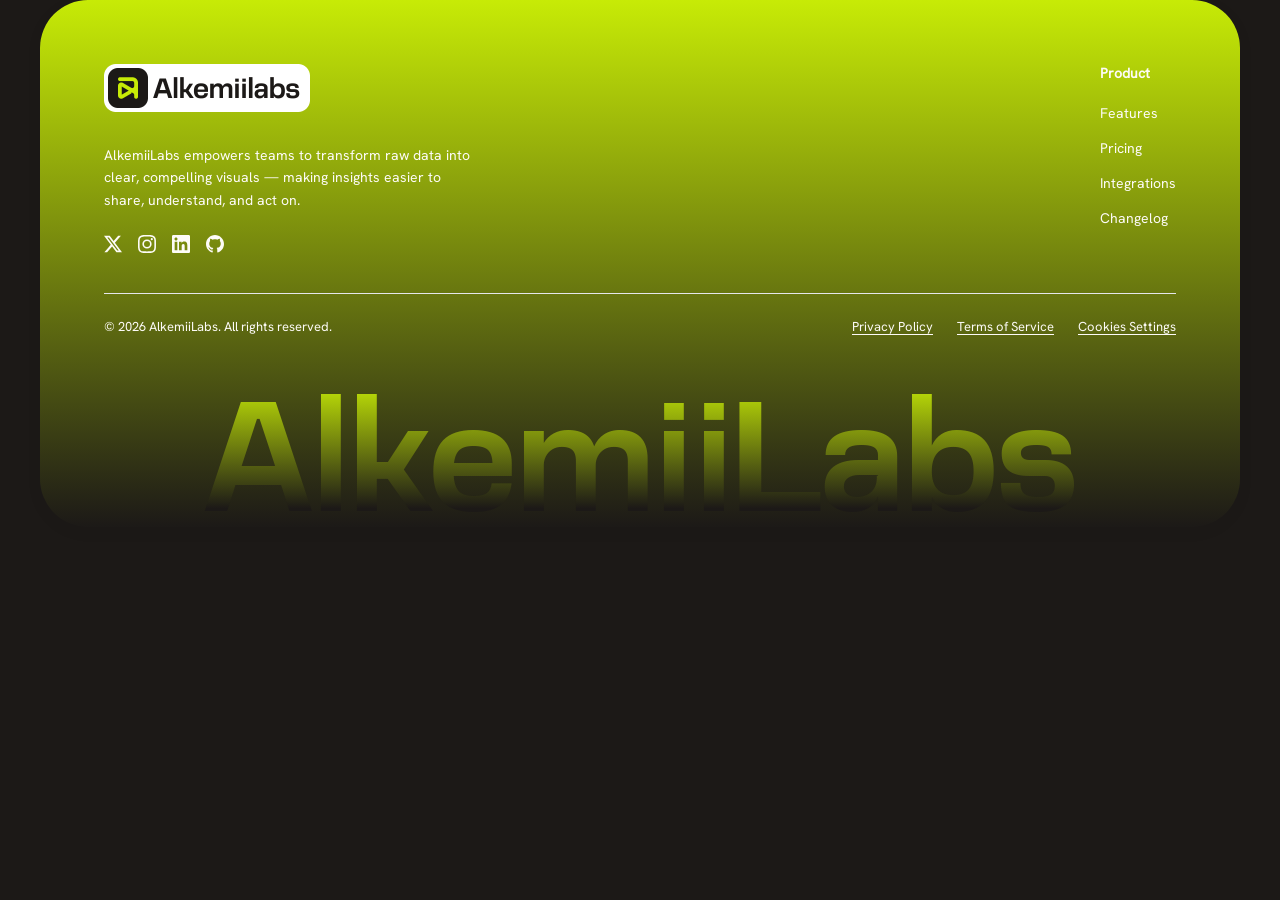
<file: test.html>
<!DOCTYPE html>
<html lang="en">
<head>
    <meta charset="UTF-8">
    <meta name="viewport" content="width=device-width, initial-scale=1.0">
    <link rel="stylesheet" type="text/css" href="style.css">
    <title>AlkemiiLabs Footer</title>
    <style>


        /* Footer Container */
        .footer-wrapper {
            background: linear-gradient(0deg, var(--text) 0%, var(--base) 100%);
            max-width: 1200px;
            margin: 0 auto;
            border-radius: 3rem;
            padding: 4rem;
            padding-bottom: 0;
            box-shadow: 0 4px 20px rgba(0, 0, 0, 0.03);
            color: var(--white);
        }

        /* Top Section: Brand & Links */
        .footer-top {
            display: flex;
            justify-content: space-between;
            flex-wrap: wrap;
            gap: 48px;
        }

        /* Brand Column (Left) */
        .footer-brand {
            flex: 1;
            max-width: 380px;
        }

        .brand-logo {
            position: relative;
            height: 3rem;
            width: fit-content;
            margin-bottom: 2rem;
        }

        .brand-desc {
            color: var(--white);
            font-size: 14px;
            line-height: 1.6;
            margin-bottom: 24px;
        }

        .social-icons {
            display: flex;
            gap: 16px;
        }

        .social-icons a {
            color: var(--white);
            display: flex;
            align-items: center;
            justify-content: center;
            text-decoration: none;
            transition: opacity 0.2s;
        }

        .social-icons a:hover {
            opacity: 0.7;
        }

        /* Links Section (Right) */
        .footer-links-container {
            display: flex;
            gap: 64px;
            flex-wrap: wrap;
        }

        .link-column h4 {
            font-size: 14px;
            font-weight: 600;
            margin-bottom: 20px;
            color: var(--white);
        }

        .link-column ul {
            list-style: none;
            display: flex;
            flex-direction: column;
            gap: 14px;
        }

        .link-column a {
            color: var(--white);
            text-decoration: none;
            font-size: 14px;
            transition: color 0.2s;
        }

        .link-column a:hover {
            color: #111827;
        }

        /* Divider */
        .footer-divider {
            border: none;
            border-top: 1px solid #e5e7eb;
            margin: 40px 0 24px 0;
        }

        /* Bottom Section: Copyright & Legal */
        .footer-bottom {
            display: flex;
            justify-content: space-between;
            align-items: center;
            flex-wrap: wrap;
            gap: 20px;
        }

        .copyright {
            color: var(--white);
            font-size: 13px;
        }

        .legal-links {
            display: flex;
            gap: 24px;
        }

        .legal-links a {
            color: var(--white);
            text-decoration: underline;
            font-size: 13px;
            text-underline-offset: 3px;
            transition: color 0.2s;
        }

        .legal-links a:hover {
            color: #111827;
        }

        .footer-wrapper .grad-logo{
            width: 100%;
            display: flex;
            align-items: center;
            justify-content: center;
            font-family: 'heading';
            color: #000;
            height: 12rem;
        }
        .footer-wrapper .grad-logo h1{
            position: absolute;
            margin-top: 5rem;
            font-size: 12vw;
            background: linear-gradient(0deg, var(--text) 30%, var(--base) 100%);
        -webkit-background-clip: text;
        -webkit-text-fill-color: transparent;
        }

        /* Responsive adjustments */
        @media (max-width: 768px) {
            .footer-wrapper {
                padding: 3rem;
            }
            .footer-top {
                flex-direction: column;
            }
            .footer-links-container {
                gap: 40px;
                justify-content: space-between;
                width: 100%;
            }
            .footer-bottom {
                flex-direction: column;
                align-items: flex-start;
            }
            .footer-wrapper .grad-logo{
                height: 5rem;
            }
            .footer-wrapper .grad-logo h1{
                font-size: 15vw;
            }
        }
    </style>
</head>
<body>

    <footer class="footer-wrapper">
        <div class="footer-top">
            
            <div class="footer-brand">
                <div class="brand-logo">
                    <img src="full-logo.png">
                </div>
                <p class="brand-desc">
                    AlkemiiLabs empowers teams to transform raw data into clear, compelling visuals — making insights easier to share, understand, and act on.
                </p>
                <div class="social-icons">
                    <a href="#" aria-label="X (Twitter)">
                        <svg width="18" height="18" viewBox="0 0 24 24" fill="currentColor"><path d="M18.901 1.153h3.68l-8.04 9.19L24 22.846h-7.406l-5.8-7.584-6.638 7.584H.474l8.6-9.83L0 1.154h7.594l5.243 6.932ZM17.61 20.644h2.039L6.486 3.24H4.298Z"/></svg>
                    </a>
                    <a href="#" aria-label="Instagram">
                        <svg width="18" height="18" viewBox="0 0 24 24" fill="currentColor"><path d="M12 2.163c3.204 0 3.584.012 4.85.07 3.252.148 4.771 1.691 4.919 4.919.058 1.265.069 1.645.069 4.849 0 3.205-.012 3.584-.069 4.849-.149 3.225-1.664 4.771-4.919 4.919-1.266.058-1.644.07-4.85.07-3.204 0-3.584-.012-4.849-.07-3.26-.149-4.771-1.699-4.919-4.92-.058-1.265-.07-1.644-.07-4.849 0-3.204.013-3.583.07-4.849.149-3.227 1.664-4.771 4.919-4.919 1.266-.057 1.645-.069 4.849-.069zM12 0C8.741 0 8.333.014 7.053.072 2.695.272.273 2.69.073 7.052.014 8.333 0 8.741 0 12c0 3.259.014 3.668.072 4.948.2 4.358 2.618 6.78 6.98 6.98C8.333 23.986 8.741 24 12 24c3.259 0 3.668-.014 4.948-.072 4.354-.2 6.782-2.618 6.979-6.98.059-1.28.073-1.689.073-4.948 0-3.259-.014-3.667-.072-4.947-.196-4.354-2.617-6.78-6.979-6.98C15.668.014 15.259 0 12 0zm0 5.838a6.162 6.162 0 100 12.324 6.162 6.162 0 000-12.324zM12 16a4 4 0 110-8 4 4 0 010 8zm6.406-11.845a1.44 1.44 0 100 2.881 1.44 1.44 0 000-2.881z"/></svg>
                    </a>
                    <a href="#" aria-label="LinkedIn">
                        <svg width="18" height="18" viewBox="0 0 24 24" fill="currentColor"><path d="M20.447 20.452h-3.554v-5.569c0-1.328-.027-3.037-1.852-3.037-1.853 0-2.136 1.445-2.136 2.939v5.667H9.351V9h3.414v1.561h.046c.477-.9 1.637-1.85 3.37-1.85 3.601 0 4.267 2.37 4.267 5.455v6.286zM5.337 7.433c-1.144 0-2.063-.926-2.063-2.065 0-1.138.92-2.063 2.063-2.063 1.14 0 2.064.925 2.064 2.063 0 1.139-.925 2.065-2.064 2.065zm1.782 13.019H3.555V9h3.564v11.452zM22.225 0H1.771C.792 0 0 .774 0 1.729v20.542C0 23.227.792 24 1.771 24h20.451C23.2 24 24 23.227 24 22.271V1.729C24 .774 23.2 0 22.225 0z"/></svg>
                    </a>
                    <a href="#" aria-label="GitHub">
                        <svg width="18" height="18" viewBox="0 0 24 24" fill="currentColor"><path d="M12 0c-6.626 0-12 5.373-12 12 0 5.302 3.438 9.8 8.207 11.387.599.111.793-.261.793-.577v-2.234c-3.338.726-4.033-1.416-4.033-1.416-.546-1.387-1.333-1.756-1.333-1.756-1.089-.745.083-.729.083-.729 1.205.084 1.839 1.237 1.839 1.237 1.07 1.834 2.807 1.304 3.492.997.107-.775.418-1.305.762-1.604-2.665-.305-5.467-1.334-5.467-5.931 0-1.311.469-2.381 1.236-3.221-.124-.303-.535-1.524.117-3.176 0 0 1.008-.322 3.301 1.23.957-.266 1.983-.399 3.003-.404 1.02.005 2.047.138 3.006.404 2.291-1.552 3.297-1.23 3.297-1.23.653 1.653.242 2.874.118 3.176.77.84 1.235 1.911 1.235 3.221 0 4.609-2.807 5.624-5.479 5.921.43.372.823 1.102.823 2.222v3.293c0 .319.192.694.801.576 4.765-1.589 8.199-6.086 8.199-11.386 0-6.627-5.373-12-12-12z"/></svg>
                    </a>
                </div>
            </div>

            <div class="footer-links-container">
                <div class="link-column">
                    <h4>Product</h4>
                    <ul>
                        <li><a href="#">Features</a></li>
                        <li><a href="#">Pricing</a></li>
                        <li><a href="#">Integrations</a></li>
                        <li><a href="#">Changelog</a></li>
                    </ul>
                </div>
            </div>
            
        </div>

        <hr class="footer-divider">

        <div class="footer-bottom">
            <div class="copyright">
                © 2026 AlkemiiLabs. All rights reserved.
            </div>
            <div class="legal-links">
                <a href="#">Privacy Policy</a>
                <a href="#">Terms of Service</a>
                <a href="#">Cookies Settings</a>
            </div>
        </div>
        <div class="grad-logo"><h1>AlkemiiLabs</h1></div>
    </footer>

</body>
</html>
</file>
<file: style.css>
*{
	margin: 0;
	padding: 0;
	box-sizing: border-box;
}

@font-face {
  font-family: 'heading';
  src: url('heading.woff2') format('woff2');
  font-weight: normal;
  font-style: normal;
  font-display: swap;
}

@font-face {
  font-family: 'base';
  src: url('base.woff2') format('woff2');
  font-weight: normal;
  font-style: normal;
  font-display: swap;
}

:root{
	--base:#C7EB06;
	--white:#FDFBF7;
	--text:#1C1917;



	 --shiny-cta-bg: #1C1917;
  --shiny-cta-bg-subtle: #1C1917;
  --shiny-cta-fg: #FDFBF7;
  --shiny-cta-highlight: #C7EB06;
  --shiny-cta-highlight-subtle: #C7EB06;
}

/* Width of the scrollbar */
::-webkit-scrollbar {
  width: 10px;
  background: var(--text);
}

/* Scrollbar track */
::-webkit-scrollbar-track {
  background: var(--text);
  border-radius: 10px;
}

/* Scrollbar handle */
::-webkit-scrollbar-thumb {
  background: var(--base);
  border-radius: 3px;
}

/* Handle on hover */
::-webkit-scrollbar-thumb:hover {
  background: var(--white);
}

body{
	position: relative;
	width: 100%;
	height: fit-content;
	overflow-x: hidden;
	font-family: 'base';
  background: var(--text);
}

img{
	height: 100%;
	width: 100%;
	object-fit: cover;
}




.loader {
  position: fixed;
  top: 0;
  left: 0;
  width: 100%;
  height: 100%;
  background-color: var(--text);
  color: var(--white);
  display: flex;
  align-items: flex-end;
  overflow: hidden;
  z-index: 9990;
}
.loader-text{
  background: #000;
  font-family: 'heading';
  font-size: 2rem;
  height: 100vh;
  width: 100%;
  display: flex;
  align-items: center;
  justify-content: center;
}
.revealer {
  position: absolute;
  top: 50%;
  left: 50%;
  transform: translate(-50%, -50%);
}

.container {
  position: relative;
  width: 100vw;
  height: 100vh;
  overflow: hidden;
}

.site-info {
  position: absolute;
  top: 2em;
  left: 2em;
  display: flex;
  flex-direction: column;
  gap: 0.125em;
}

.line {
  clip-path: polygon(0 0, 100% 0, 100% 100%, 0% 100%);
  height: 18px;
}

.line p {
  position: relative;
  font-family: "PP Neue Montreal";
  font-size: 14px;
  font-weight: 500;
  letter-spacing: -0.125px;
  opacity: 0.5;
  -webkit-font-smoothing: antialiased;
  -moz-osx-font-smoothing: grayscale;
  transform: translateY(18px);
  will-change: transform;
}

.toggle-btn {
  position: fixed;
  top: 2em;
  right: 2em;
  padding: 0.5rem 1rem;
  display: flex;
  align-items: center;
  justify-content: center;
  background: var(--base);
  border-radius: 1rem;
  transform: scale(0);
  cursor: pointer;
  z-index: 99999;
}

.menu-panel {
  position: fixed;
  top: 5.5rem;
  right: 2rem;
  background: var(--base);
  padding: 0.5rem;
  border-radius: 1.5rem;
  z-index: 99998;
  transform: translateX(calc(100% + 2rem));
  opacity: 0;
  pointer-events: none;
  transition: transform 0.35s ease, opacity 0.2s ease;
}

.menu-panel.is-open {
  transform: translateX(0);
  opacity: 1;
  pointer-events: auto;
}

.menu-item {
  display: block;
  padding: 0.6rem 0.9rem;
  color: var(--text);
  text-decoration: none;
  border-radius: 1rem;
}

.menu-item:hover {
  background: var(--white);
  color: var(--text);
}

.logo{
	position: fixed;
	top:2rem;
	left:2rem;
	height: 3rem;
	width: fit-content;
	z-index: 99999;
	transform: scale(0);
}
</file>
